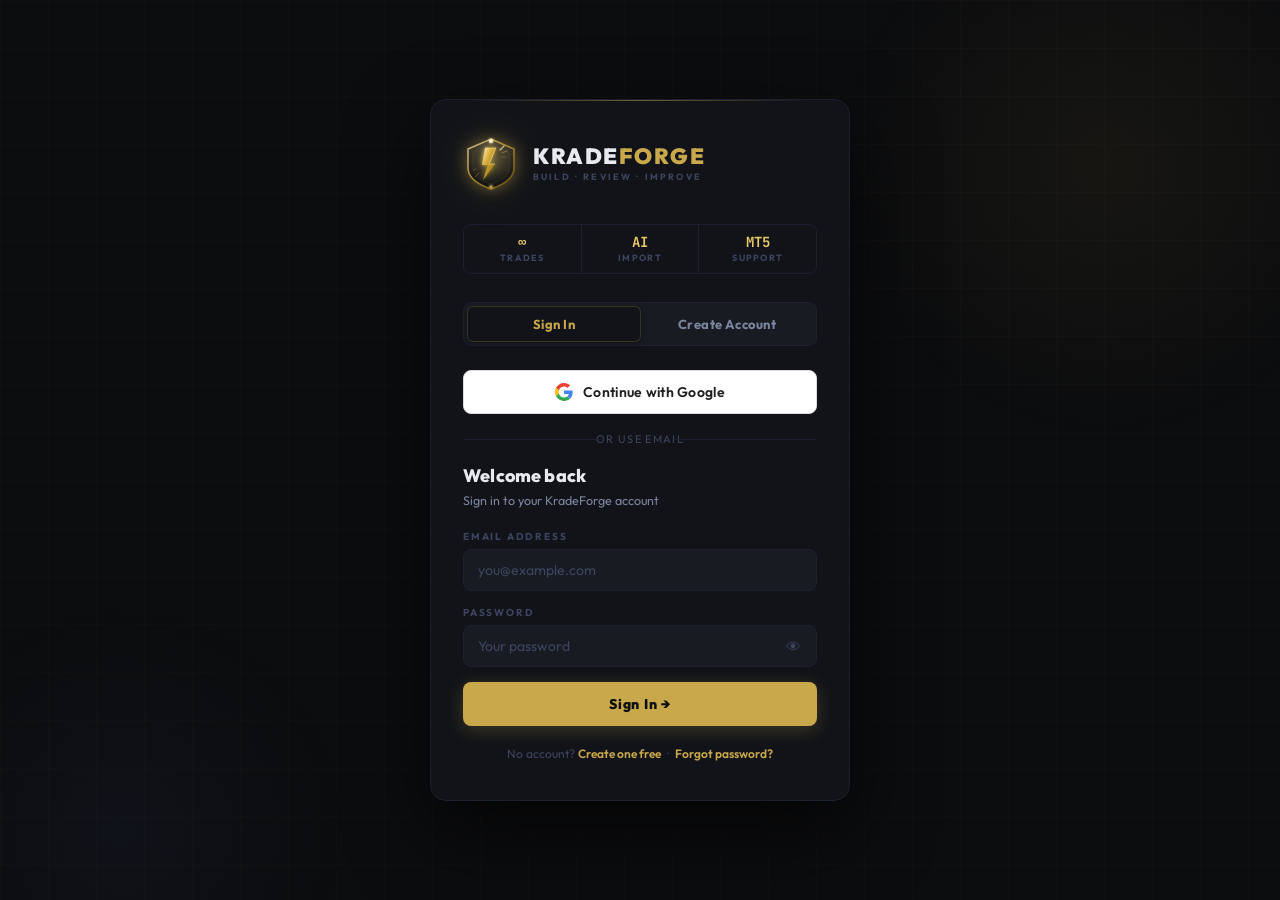
<file: login.html>
<!DOCTYPE html>
<html lang="en">
<head>
  <meta charset="UTF-8" />
  <meta name="viewport" content="width=device-width, initial-scale=1.0, maximum-scale=1.0, user-scalable=no" />
  <meta name="mobile-web-app-capable" content="yes" />
  <meta name="apple-mobile-web-app-capable" content="yes" />
  <meta name="theme-color" content="#0C0D0F" />
  <title>KradeForge — Sign In</title>
  <link rel="preconnect" href="https://fonts.googleapis.com" />
  <link href="https://fonts.googleapis.com/css2?family=Outfit:wght@300;400;500;600;700;800;900&family=JetBrains+Mono:wght@400;500;700&display=swap" rel="stylesheet" />
  <style>
    *, *::before, *::after { box-sizing: border-box; margin: 0; padding: 0; }
    :root {
      --gold: #C9A84C; --gold2: #E8C76A; --gold-dim: rgba(201,168,76,0.12);
      --gold-glow: rgba(201,168,76,0.06); --gold-border: rgba(201,168,76,0.22);
      --bg: #0C0D0F; --bg2: #111318; --bg3: #181B22; --bg4: #1F2330;
      --border: #1C2030; --border2: #252B3D;
      --text: #E8EAF0; --text2: #7B869E; --text3: #3D4560;
      --green: #00D68F; --red: #FF4F6E; --green-dim: rgba(0,214,143,0.10); --red-dim: rgba(255,79,110,0.10);
      --font-head: 'Outfit', sans-serif; --font-mono: 'JetBrains Mono', monospace;
      --radius: 8px; --radius-lg: 12px; --radius-xl: 16px;
    }
    body {
      font-family: var(--font-head);
      background: var(--bg);
      color: var(--text);
      min-height: 100vh;
      display: flex;
      align-items: center;
      justify-content: center;
      padding: 24px 16px;
      overflow-x: hidden;
      position: relative;
    }
    /* Grid background */
    body::before {
      content: '';
      position: fixed; inset: 0;
      background-image:
        linear-gradient(rgba(201,168,76,0.025) 1px, transparent 1px),
        linear-gradient(90deg, rgba(201,168,76,0.025) 1px, transparent 1px);
      background-size: 48px 48px;
      pointer-events: none; z-index: 0;
    }
    /* Gold radial glow top-right */
    body::after {
      content: '';
      position: fixed; top: -15%; right: -10%;
      width: 600px; height: 600px;
      background: radial-gradient(circle, rgba(201,168,76,0.06) 0%, transparent 65%);
      pointer-events: none; z-index: 0;
    }
    /* Left bottom accent */
    .bg-glow2 {
      position: fixed; bottom: -20%; left: -10%;
      width: 500px; height: 500px;
      background: radial-gradient(circle, rgba(91,142,255,0.04) 0%, transparent 65%);
      pointer-events: none; z-index: 0;
    }

    .auth-card {
      background: var(--bg2);
      border: 1px solid var(--border);
      border-radius: var(--radius-xl);
      width: 100%; max-width: 420px;
      padding: 36px 32px;
      position: relative; z-index: 1;
      box-shadow: 0 32px 80px rgba(0,0,0,0.7);
    }
    .auth-card::before {
      content: '';
      position: absolute; top: 0; left: 40px; right: 40px; height: 1px;
      background: linear-gradient(90deg, transparent, var(--gold), transparent);
      opacity: 0.5;
    }

    /* LOGO */
    .auth-logo { display: flex; align-items: center; gap: 14px; margin-bottom: 32px; }
    .auth-logo svg {
      filter: drop-shadow(0 0 8px rgba(201,168,76,0.45)) drop-shadow(0 0 20px rgba(201,168,76,0.15));
      animation: logoPulse 3.5s ease-in-out infinite;
      flex-shrink: 0;
    }
    @keyframes logoPulse {
      0%, 100% { filter: drop-shadow(0 0 8px rgba(201,168,76,0.45)) drop-shadow(0 0 20px rgba(201,168,76,0.15)); }
      50%       { filter: drop-shadow(0 0 14px rgba(201,168,76,0.7)) drop-shadow(0 0 32px rgba(201,168,76,0.28)); }
    }
    .auth-logo-text { display: flex; flex-direction: column; gap: 4px; }
    .auth-logo-name {
      font-size: 22px; font-weight: 900; letter-spacing: 0.07em;
      color: var(--text); text-transform: uppercase; line-height: 1;
    }
    .auth-logo-name span { color: var(--gold); }
    .auth-logo-tag {
      font-size: 9px; font-weight: 700; letter-spacing: 0.24em;
      color: var(--text3); text-transform: uppercase;
    }

    /* TABS */
    .auth-tabs {
      display: flex; background: var(--bg3); border: 1px solid var(--border);
      border-radius: var(--radius); padding: 3px; margin-bottom: 24px;
    }
    .auth-tab {
      flex: 1; padding: 9px; text-align: center;
      font-family: var(--font-head); font-size: 13px; font-weight: 700;
      color: var(--text2); cursor: pointer; border-radius: 6px;
      transition: all 0.2s; border: none; background: none; letter-spacing: 0.04em;
    }
    .auth-tab.active {
      background: var(--bg2); color: var(--gold);
      border: 1px solid var(--gold-border);
      box-shadow: 0 2px 8px rgba(0,0,0,0.3);
    }

    /* GOOGLE */
    .btn-google {
      width: 100%; padding: 12px 16px; border-radius: var(--radius);
      font-size: 14px; font-weight: 600; cursor: pointer;
      display: flex; align-items: center; justify-content: center; gap: 10px;
      transition: all 0.2s; font-family: var(--font-head);
      background: #ffffff; color: #1f1f1f; border: 1px solid #dadce0;
      margin-bottom: 18px; letter-spacing: 0.02em;
    }
    .btn-google:hover { background: #f8f9fa; box-shadow: 0 4px 16px rgba(0,0,0,0.25); transform: translateY(-1px); }
    .btn-google:active { transform: none; }

    /* DIVIDER */
    .auth-divider {
      text-align: center; color: var(--text3); font-size: 11px;
      margin: 0 0 18px; position: relative; letter-spacing: 0.12em; text-transform: uppercase;
    }
    .auth-divider::before, .auth-divider::after {
      content: ''; position: absolute; top: 50%; width: 40%; height: 1px; background: var(--border);
    }
    .auth-divider::before { left: 0; }
    .auth-divider::after { right: 0; }

    /* FORMS */
    .auth-form { display: none; }
    .auth-form.active { display: block; }
    .form-title { font-size: 18px; font-weight: 800; color: var(--text); margin-bottom: 4px; letter-spacing: 0.01em; }
    .form-subtitle { font-size: 12.5px; color: var(--text2); margin-bottom: 20px; line-height: 1.5; }

    .field { margin-bottom: 15px; }
    .field label {
      display: block; font-size: 10px; font-weight: 700;
      color: var(--text3); text-transform: uppercase; letter-spacing: 0.18em; margin-bottom: 6px;
    }
    .field input {
      width: 100%; background: var(--bg3); border: 1px solid var(--border);
      color: var(--text); padding: 11px 14px; border-radius: var(--radius);
      font-size: 14px; font-family: var(--font-head); outline: none;
      transition: border-color 0.2s, box-shadow 0.2s; font-weight: 400;
    }
    .field input:focus { border-color: var(--gold-border); box-shadow: 0 0 0 3px var(--gold-glow); }
    .field input::placeholder { color: var(--text3); }

    .field-wrap { position: relative; }
    .field-wrap input { padding-right: 44px; }
    .toggle-pw {
      position: absolute; right: 12px; top: 50%; transform: translateY(-50%);
      background: none; border: none; color: var(--text3); cursor: pointer;
      font-size: 15px; padding: 4px; transition: color 0.2s;
    }
    .toggle-pw:hover { color: var(--text2); }

    /* SUBMIT */
    .btn-auth {
      width: 100%; background: var(--gold); color: #0C0D0F;
      border: none; padding: 13px; border-radius: var(--radius);
      font-family: var(--font-head); font-weight: 800; font-size: 14px;
      cursor: pointer; transition: all 0.2s; margin-top: 4px;
      display: flex; align-items: center; justify-content: center; gap: 8px;
      letter-spacing: 0.05em; box-shadow: 0 4px 18px rgba(201,168,76,0.25);
    }
    .btn-auth:hover { background: var(--gold2); transform: translateY(-1px); box-shadow: 0 6px 24px rgba(201,168,76,0.35); }
    .btn-auth:active { transform: none; }
    .btn-auth:disabled { opacity: 0.5; cursor: not-allowed; transform: none; }
    .spinner { width: 16px; height: 16px; border: 2px solid rgba(12,13,15,0.25); border-top-color: #0C0D0F; border-radius: 50%; animation: spin 0.7s linear infinite; display: none; }
    .btn-auth.loading .spinner { display: block; }
    .btn-auth.loading .btn-text { opacity: 0.7; }
    @keyframes spin { to { transform: rotate(360deg); } }

    /* ALERTS */
    .auth-alert { padding: 10px 14px; border-radius: var(--radius); font-size: 13px; margin-bottom: 14px; display: none; line-height: 1.5; }
    .auth-alert.error { background: var(--red-dim); border: 1px solid rgba(255,79,110,0.3); color: var(--red); display: block; }
    .auth-alert.success { background: var(--green-dim); border: 1px solid rgba(0,214,143,0.3); color: var(--green); display: block; }
    .auth-alert.info { background: var(--gold-dim); border: 1px solid var(--gold-border); color: var(--gold2); display: block; }

    /* PW STRENGTH */
    .pw-strength { margin-top: 6px; display: none; }
    .pw-strength.show { display: block; }
    .pw-bar { height: 3px; background: var(--border); border-radius: 2px; overflow: hidden; margin-bottom: 4px; }
    .pw-fill { height: 100%; border-radius: 2px; transition: width 0.3s, background 0.3s; }
    .pw-label { font-size: 10px; color: var(--text3); font-weight: 600; letter-spacing: 0.08em; }

    /* VERIFY NOTICE */
    .verify-notice { text-align: center; display: none; padding: 16px 0; }
    .verify-notice.show { display: block; }
    .verify-icon { font-size: 48px; margin-bottom: 14px; }
    .verify-title { font-size: 18px; font-weight: 800; color: var(--text); margin-bottom: 8px; }
    .verify-text { font-size: 13px; color: var(--text2); line-height: 1.7; }
    .verify-email { color: var(--gold2); font-weight: 600; }

    /* CONFIRMED NOTICE */
    .confirmed-notice { text-align: center; display: none; padding: 20px 0; }
    .confirmed-notice.show { display: block; }
    .confirmed-icon { font-size: 56px; margin-bottom: 16px; }
    .confirmed-title { font-size: 22px; font-weight: 900; color: var(--green); margin-bottom: 8px; }
    .confirmed-text { font-size: 13px; color: var(--text2); line-height: 1.7; margin-bottom: 20px; }

    /* FOOTER */
    .auth-footer { text-align: center; margin-top: 18px; font-size: 12px; color: var(--text3); line-height: 1.7; }
    .auth-footer a { color: var(--gold); text-decoration: none; font-weight: 600; }
    .auth-footer a:hover { color: var(--gold2); }

    /* Stats strip */
    .auth-stats {
      display: flex; gap: 0; margin-bottom: 28px;
      border: 1px solid var(--border); border-radius: var(--radius);
      overflow: hidden;
    }
    .auth-stat {
      flex: 1; padding: 10px 6px; text-align: center;
      border-right: 1px solid var(--border);
    }
    .auth-stat:last-child { border-right: none; }
    .auth-stat-val { font-family: var(--font-mono); font-size: 14px; font-weight: 700; color: var(--gold2); line-height: 1; margin-bottom: 3px; }
    .auth-stat-lbl { font-size: 9px; color: var(--text3); text-transform: uppercase; letter-spacing: 0.14em; font-weight: 700; }

    @media (max-width: 480px) {
      body { padding: 12px; align-items: flex-start; }
      .auth-card { padding: 24px 18px; border-radius: var(--radius-lg); margin-top: 20px; }
      .auth-stats { display: none; }
    }
  </style>
</head>
<body>
  <div class="bg-glow2"></div>

  <div class="auth-card" id="mainCard">

    <!-- Logo -->
    <div class="auth-logo">
      <!-- KradeForge Mark: Golden Shield + Lightning Strike -->
      <svg width="56" height="56" viewBox="0 0 56 56" fill="none" xmlns="http://www.w3.org/2000/svg">
        <defs>
          <linearGradient id="g1" x1="0%" y1="0%" x2="100%" y2="100%">
            <stop offset="0%"   stop-color="#FFF0BC"/>
            <stop offset="40%"  stop-color="#D4A832"/>
            <stop offset="100%" stop-color="#7A5A0A"/>
          </linearGradient>
          <linearGradient id="g2" x1="0%" y1="0%" x2="0%" y2="100%">
            <stop offset="0%"   stop-color="#F5E0A0" stop-opacity="0.22"/>
            <stop offset="100%" stop-color="#C9A84C" stop-opacity="0"/>
          </linearGradient>
          <radialGradient id="gCore" cx="50%" cy="42%" r="50%">
            <stop offset="0%"   stop-color="#FFE97A" stop-opacity="0.3"/>
            <stop offset="100%" stop-color="#C9A84C" stop-opacity="0"/>
          </radialGradient>
          <filter id="fGlow" x="-40%" y="-40%" width="180%" height="180%">
            <feGaussianBlur stdDeviation="2.8" result="b"/>
            <feMerge><feMergeNode in="b"/><feMergeNode in="SourceGraphic"/></feMerge>
          </filter>
          <filter id="fSoft" x="-30%" y="-30%" width="160%" height="160%">
            <feGaussianBlur stdDeviation="1.5" result="b"/>
            <feMerge><feMergeNode in="b"/><feMergeNode in="SourceGraphic"/></feMerge>
          </filter>
        </defs>
        <!-- Shield body -->
        <path d="M28 3 L51 13 L51 32 Q51 45 28 53 Q5 45 5 32 L5 13 Z" fill="#0D0F14"/>
        <path d="M28 3 L51 13 L51 32 Q51 45 28 53 Q5 45 5 32 L5 13 Z" fill="none" stroke="url(#g1)" stroke-width="1.6" opacity="0.75"/>
        <path d="M28 3 L51 13 L51 32 Q51 45 28 53 Q5 45 5 32 L5 13 Z" fill="url(#g2)"/>
        <path d="M28 3 L51 13 L51 32 Q51 45 28 53 Q5 45 5 32 L5 13 Z" fill="url(#gCore)"/>
        <!-- Inner rim -->
        <path d="M28 9 L46 17 L46 32 Q46 42 28 48 Q10 42 10 32 L10 17 Z" fill="none" stroke="#C9A84C" stroke-width="0.6" opacity="0.18"/>
        <!-- Lightning bolt strike -->
        <path d="M22 12 L33 12 L26 28 L32 28 L20 44 L25 29 L19 29 Z" fill="url(#g1)" filter="url(#fGlow)"/>
        <path d="M22 12 L33 12 L26 28 L32 28" fill="none" stroke="#FFF0BC" stroke-width="0.9" opacity="0.55" stroke-linejoin="round"/>
        <!-- Sparks top-right -->
        <line x1="37" y1="14" x2="41" y2="10" stroke="#F5E0A0" stroke-width="1.5" stroke-linecap="round" opacity="0.7"/>
        <line x1="39" y1="17" x2="44" y2="15" stroke="#C9A84C" stroke-width="1"   stroke-linecap="round" opacity="0.5"/>
        <line x1="38" y1="21" x2="44" y2="21" stroke="#C9A84C" stroke-width="0.8" stroke-linecap="round" opacity="0.3"/>
        <!-- Sparks bottom-left -->
        <line x1="16" y1="37" x2="12" y2="41" stroke="#C9A84C" stroke-width="1"   stroke-linecap="round" opacity="0.4"/>
        <line x1="14" y1="33" x2="10" y2="34" stroke="#C9A84C" stroke-width="0.8" stroke-linecap="round" opacity="0.3"/>
        <!-- Crown dot -->
        <circle cx="28" cy="5" r="2.2" fill="#FFF0BC" opacity="0.9" filter="url(#fSoft)"/>
        <circle cx="28" cy="5" r="1"   fill="#ffffff" opacity="0.8"/>
        <!-- Tip glow -->
        <circle cx="28" cy="51" r="2.5" fill="#C9A84C" opacity="0.45" filter="url(#fSoft)"/>
        <circle cx="28" cy="51" r="1.2" fill="#E8C76A" opacity="0.7"/>
      </svg>
      <div class="auth-logo-text">
        <span class="auth-logo-name">Krade<span>Forge</span></span>
        <span class="auth-logo-tag">Build &middot; Review &middot; Improve</span>
      </div>
    </div>

    <!-- Stats strip -->
    <div class="auth-stats">
      <div class="auth-stat">
        <div class="auth-stat-val">∞</div>
        <div class="auth-stat-lbl">Trades</div>
      </div>
      <div class="auth-stat">
        <div class="auth-stat-val">AI</div>
        <div class="auth-stat-lbl">Import</div>
      </div>
      <div class="auth-stat">
        <div class="auth-stat-val">MT5</div>
        <div class="auth-stat-lbl">Support</div>
      </div>

    </div>

    <!-- EMAIL CONFIRMED -->
    <div class="confirmed-notice" id="confirmedNotice">
      <div class="confirmed-icon">✅</div>
      <div class="confirmed-title">Email Confirmed!</div>
      <div class="confirmed-text">Your account is verified and ready.<br>Sign in now to start trading smarter.</div>
      <button class="btn-auth" onclick="showSignIn()" style="max-width:200px;margin:0 auto">
        <span class="btn-text">Sign In Now →</span>
      </button>
    </div>

    <!-- MAIN AUTH CONTENT -->
    <div id="authContent">
      <div class="auth-tabs">
        <button class="auth-tab active" id="tabLogin"    onclick="switchTab('login')">Sign In</button>
        <button class="auth-tab"        id="tabRegister" onclick="switchTab('register')">Create Account</button>
      </div>

      <!-- Google -->
      <button class="btn-google" id="googleBtn" onclick="handleGoogle()">
        <svg width="18" height="18" viewBox="0 0 48 48">
          <path fill="#EA4335" d="M24 9.5c3.54 0 6.71 1.22 9.21 3.6l6.85-6.85C35.9 2.38 30.47 0 24 0 14.62 0 6.51 5.38 2.56 13.22l7.98 6.19C12.43 13.72 17.74 9.5 24 9.5z"/>
          <path fill="#4285F4" d="M46.98 24.55c0-1.57-.15-3.09-.38-4.55H24v9.02h12.94c-.58 2.96-2.26 5.48-4.78 7.18l7.73 6c4.51-4.18 7.09-10.36 7.09-17.65z"/>
          <path fill="#FBBC05" d="M10.53 28.59c-.48-1.45-.76-2.99-.76-4.59s.27-3.14.76-4.59l-7.98-6.19C.92 16.46 0 20.12 0 24c0 3.88.92 7.54 2.56 10.78l7.97-6.19z"/>
          <path fill="#34A853" d="M24 48c6.48 0 11.93-2.13 15.89-5.81l-7.73-6c-2.15 1.45-4.92 2.3-8.16 2.3-6.26 0-11.57-4.22-13.47-9.91l-7.98 6.19C6.51 42.62 14.62 48 24 48z"/>
        </svg>
        Continue with Google
      </button>

      <div class="auth-divider">or use email</div>

      <!-- LOGIN FORM -->
      <div class="auth-form active" id="formLogin">
        <div class="form-title">Welcome back</div>
        <div class="form-subtitle">Sign in to your KradeForge account</div>
        <div class="auth-alert" id="loginAlert"></div>
        <div class="field">
          <label>Email Address</label>
          <input type="email" id="loginEmail" placeholder="you@example.com" autocomplete="email" />
        </div>
        <div class="field">
          <label>Password</label>
          <div class="field-wrap">
            <input type="password" id="loginPassword" placeholder="Your password" autocomplete="current-password" />
            <button class="toggle-pw" onclick="togglePw('loginPassword', this)" type="button">👁</button>
          </div>
        </div>
        <button class="btn-auth" id="loginBtn" onclick="handleLogin()">
          <div class="spinner"></div>
          <span class="btn-text">Sign In →</span>
        </button>
        <div class="auth-footer">
          No account? <a href="#" onclick="switchTab('register')">Create one free</a>
          &nbsp;·&nbsp; <a href="#" onclick="switchTab('forgot')">Forgot password?</a>
        </div>
      </div>

      <!-- REGISTER FORM -->
      <div class="auth-form" id="formRegister">
        <div class="verify-notice" id="verifyNotice">
          <div class="verify-icon">📧</div>
          <div class="verify-title">Check your email!</div>
          <div class="verify-text">
            We sent a confirmation link to<br>
            <span class="verify-email" id="verifyEmail"></span><br><br>
            Click the link in the email to verify your account.
          </div>
        </div>
        <div id="registerFields">
          <div class="form-title">Create your account</div>
          <div class="form-subtitle">Free forever — your trades, your data</div>
          <div class="auth-alert" id="registerAlert"></div>
          <div class="field">
            <label>Full Name</label>
            <input type="text" id="regName" placeholder="Your name" autocomplete="name" />
          </div>
          <div class="field">
            <label>Email Address</label>
            <input type="email" id="regEmail" placeholder="you@example.com" autocomplete="email" />
          </div>
          <div class="field">
            <label>Password</label>
            <div class="field-wrap">
              <input type="password" id="regPassword" placeholder="Min 6 characters" autocomplete="new-password" oninput="checkPwStrength(this.value)" />
              <button class="toggle-pw" onclick="togglePw('regPassword', this)" type="button">👁</button>
            </div>
            <div class="pw-strength" id="pwStrength">
              <div class="pw-bar"><div class="pw-fill" id="pwFill"></div></div>
              <div class="pw-label" id="pwLabel"></div>
            </div>
          </div>
          <div class="field">
            <label>Confirm Password</label>
            <div class="field-wrap">
              <input type="password" id="regConfirm" placeholder="Repeat password" autocomplete="new-password" />
              <button class="toggle-pw" onclick="togglePw('regConfirm', this)" type="button">👁</button>
            </div>
          </div>
          <button class="btn-auth" id="registerBtn" onclick="handleRegister()">
            <div class="spinner"></div>
            <span class="btn-text">Create Account →</span>
          </button>
          <div class="auth-footer">Already have an account? <a href="#" onclick="switchTab('login')">Sign in</a></div>
        </div>
      </div>

      <!-- FORGOT PASSWORD FORM -->
      <div class="auth-form" id="formForgot">
        <div class="form-title">Reset Password</div>
        <div class="form-subtitle">Enter your email — we'll send a reset link</div>
        <div class="auth-alert" id="forgotAlert"></div>
        <div class="field">
          <label>Email Address</label>
          <input type="email" id="forgotEmail" placeholder="you@example.com" />
        </div>
        <button class="btn-auth" id="forgotBtn" onclick="handleForgot()">
          <div class="spinner"></div>
          <span class="btn-text">Send Reset Link</span>
        </button>
        <div class="auth-footer"><a href="#" onclick="switchTab('login')">← Back to Sign In</a></div>
      </div>
    </div>
  </div>

  <script>
    const SUPABASE_URL  = 'https://zcqhfnzsmvmtzaphfmup.supabase.co';
    const SUPABASE_ANON = 'eyJhbGciOiJIUzI1NiIsInR5cCI6IkpXVCJ9.eyJpc3MiOiJzdXBhYmFzZSIsInJlZiI6InpjcWhmbnpzbXZtdHphcGhmbXVwIiwicm9sZSI6ImFub24iLCJpYXQiOjE3ODEwNzU4NjUsImV4cCI6MjA5NjY1MTg2NX0.aNaph0fsdUpXgcV8OkDnHX5-mHybYaa1Z8MhXcJQVmc';
    const SITE_URL      = 'https://kys-777.github.io/Kradeforge/login.html';

    window.addEventListener('load', () => {
      if (handleOAuthCallback()) return;
      if (handleEmailConfirmation()) return;
      const saved = localStorage.getItem('kf_session');
      if (saved) {
        try {
          const s = JSON.parse(saved);
          if (Date.now() / 1000 < (s?.expires_at || 0) - 60) { window.location.href = 'index.html'; return; }
        } catch(e) {}
      }
    });

    function handleEmailConfirmation() {
      const params = new URLSearchParams(window.location.hash.substring(1));
      const type = params.get('type'), token = params.get('access_token');
      if (token && (type === 'signup' || type === 'email_change')) {
        localStorage.setItem('kf_session', JSON.stringify(buildSession(params)));
        history.replaceState({}, '', window.location.pathname);
        showConfirmed(); return true;
      }
      if (token && type === 'recovery') {
        history.replaceState({}, '', window.location.pathname);
        showAlert('loginAlert', '✓ Password reset confirmed. You can now sign in.', 'success');
        switchTab('login'); return true;
      }
      return false;
    }
    function showConfirmed() {
      document.getElementById('authContent').style.display = 'none';
      document.getElementById('confirmedNotice').classList.add('show');
    }
    function showSignIn() {
      document.getElementById('confirmedNotice').classList.remove('show');
      document.getElementById('authContent').style.display = 'block';
      switchTab('login');
    }
    function handleOAuthCallback() {
      const params = new URLSearchParams(window.location.hash.substring(1));
      const token = params.get('access_token'), type = params.get('type');
      if (!token || type === 'signup' || type === 'recovery') return false;
      localStorage.setItem('kf_session', JSON.stringify(buildSession(params)));
      window.location.href = 'index.html'; return true;
    }
    function buildSession(params) {
      const accessToken = params.get('access_token'), refreshToken = params.get('refresh_token');
      const expiresIn = parseInt(params.get('expires_in') || '3600');
      let user = {};
      try {
        const payload = JSON.parse(atob(accessToken.split('.')[1]));
        user = { id: payload.sub, email: payload.email, user_metadata: { full_name: payload.user_metadata?.full_name || payload.user_metadata?.name || payload.email?.split('@')[0] || 'User', avatar_url: payload.user_metadata?.avatar_url } };
      } catch(e) {}
      return { access_token: accessToken, refresh_token: refreshToken, expires_at: Math.floor(Date.now()/1000)+expiresIn, user };
    }
    async function handleGoogle() {
      window.location.href = `${SUPABASE_URL}/auth/v1/authorize?provider=google&redirect_to=${encodeURIComponent(SITE_URL)}`;
    }
    function switchTab(tab) {
      document.querySelectorAll('.auth-form').forEach(f => f.classList.remove('active'));
      document.querySelectorAll('.auth-tab').forEach(t => t.classList.remove('active'));
      const g = document.getElementById('googleBtn'), d = document.querySelector('.auth-divider');
      if (tab === 'forgot') { if(g) g.style.display='none'; if(d) d.style.display='none'; }
      else { if(g) g.style.display='flex'; if(d) d.style.display='block'; }
      if (tab === 'login')    { document.getElementById('formLogin').classList.add('active'); document.getElementById('tabLogin').classList.add('active'); }
      else if (tab === 'register') { document.getElementById('formRegister').classList.add('active'); document.getElementById('tabRegister').classList.add('active'); }
      else if (tab === 'forgot')   { document.getElementById('formForgot').classList.add('active'); }
      clearAlerts();
    }
    function clearAlerts() { document.querySelectorAll('.auth-alert').forEach(el => el.className = 'auth-alert'); }
    function showAlert(id, msg, type='error') { const el=document.getElementById(id); if(!el) return; el.textContent=msg; el.className=`auth-alert ${type}`; }
    function setLoading(btnId, loading) { const btn=document.getElementById(btnId); if(!btn) return; btn.disabled=loading; btn.classList.toggle('loading',loading); }
    function togglePw(inputId, btn) { const input=document.getElementById(inputId); const show=input.type==='password'; input.type=show?'text':'password'; btn.textContent=show?'🙈':'👁'; }
    function checkPwStrength(pw) {
      const el=document.getElementById('pwStrength'), fill=document.getElementById('pwFill'), label=document.getElementById('pwLabel');
      if (!pw) { el.classList.remove('show'); return; }
      el.classList.add('show');
      let score=0;
      if(pw.length>=6) score++; if(pw.length>=10) score++; if(/[A-Z]/.test(pw)) score++; if(/[0-9]/.test(pw)) score++; if(/[^A-Za-z0-9]/.test(pw)) score++;
      const levels=[{w:'20%',c:'#FF4F6E',t:'Too weak'},{w:'40%',c:'#FF914D',t:'Weak'},{w:'60%',c:'#F0A500',t:'Fair'},{w:'80%',c:'#C9A84C',t:'Good'},{w:'100%',c:'#00D68F',t:'Strong ✓'}];
      const lvl=levels[Math.min(score-1,4)]||levels[0];
      fill.style.width=lvl.w; fill.style.background=lvl.c; label.textContent=lvl.t; label.style.color=lvl.c;
    }
    document.addEventListener('keydown', (e) => {
      if (e.key !== 'Enter') return;
      const active=document.querySelector('.auth-form.active')?.id;
      if(active==='formLogin') handleLogin();
      if(active==='formRegister') handleRegister();
      if(active==='formForgot') handleForgot();
    });
    async function handleLogin() {
      const email=document.getElementById('loginEmail').value.trim(), password=document.getElementById('loginPassword').value;
      if(!email) { showAlert('loginAlert','Please enter your email'); return; }
      if(!password) { showAlert('loginAlert','Please enter your password'); return; }
      setLoading('loginBtn', true);
      try {
        const res=await fetch(`${SUPABASE_URL}/auth/v1/token?grant_type=password`,{method:'POST',headers:{'Content-Type':'application/json','apikey':SUPABASE_ANON},body:JSON.stringify({email,password})});
        const data=await res.json();
        if(!res.ok) { const msg=data.error_description||data.msg||'Login failed'; showAlert('loginAlert', msg.toLowerCase().includes('invalid')?'❌ Wrong email or password.':msg.toLowerCase().includes('confirm')?'📧 Please confirm your email first.':msg); return; }
        localStorage.setItem('kf_session',JSON.stringify(data));
        showAlert('loginAlert','✓ Signed in! Loading…','success');
        setTimeout(()=>{window.location.href='index.html';},600);
      } catch(e) { showAlert('loginAlert','Network error. Check your connection.'); }
      finally { setLoading('loginBtn',false); }
    }
    async function handleRegister() {
      const name=document.getElementById('regName').value.trim(), email=document.getElementById('regEmail').value.trim(), password=document.getElementById('regPassword').value, confirm=document.getElementById('regConfirm').value;
      if(!name) { showAlert('registerAlert','Please enter your name'); return; }
      if(!email||!email.includes('@')) { showAlert('registerAlert','Please enter a valid email'); return; }
      if(!password||password.length<6) { showAlert('registerAlert','Password must be at least 6 characters'); return; }
      if(password!==confirm) { showAlert('registerAlert','❌ Passwords do not match'); return; }
      setLoading('registerBtn',true);
      try {
        const res=await fetch(`${SUPABASE_URL}/auth/v1/signup`,{method:'POST',headers:{'Content-Type':'application/json','apikey':SUPABASE_ANON},body:JSON.stringify({email,password,data:{full_name:name},options:{emailRedirectTo:SITE_URL}})});
        const data=await res.json();
        if(!res.ok) { showAlert('registerAlert',data.error_description||data.msg||'Registration failed'); return; }
        document.getElementById('registerFields').style.display='none';
        document.getElementById('verifyEmail').textContent=email;
        document.getElementById('verifyNotice').classList.add('show');
      } catch(e) { showAlert('registerAlert','Network error. Please try again.'); }
      finally { setLoading('registerBtn',false); }
    }
    async function handleForgot() {
      const email=document.getElementById('forgotEmail').value.trim();
      if(!email) { showAlert('forgotAlert','Please enter your email'); return; }
      setLoading('forgotBtn',true);
      try {
        const res=await fetch(`${SUPABASE_URL}/auth/v1/recover`,{method:'POST',headers:{'Content-Type':'application/json','apikey':SUPABASE_ANON},body:JSON.stringify({email,options:{redirectTo:SITE_URL}})});
        if(res.ok) { showAlert('forgotAlert','✓ Reset link sent! Check your email.','success'); }
        else { showAlert('forgotAlert','Could not send reset email. Check the address.'); }
      } catch(e) { showAlert('forgotAlert','Network error. Please try again.'); }
      finally { setLoading('forgotBtn',false); }
    }
  </script>
</body>
</html>
</file>
